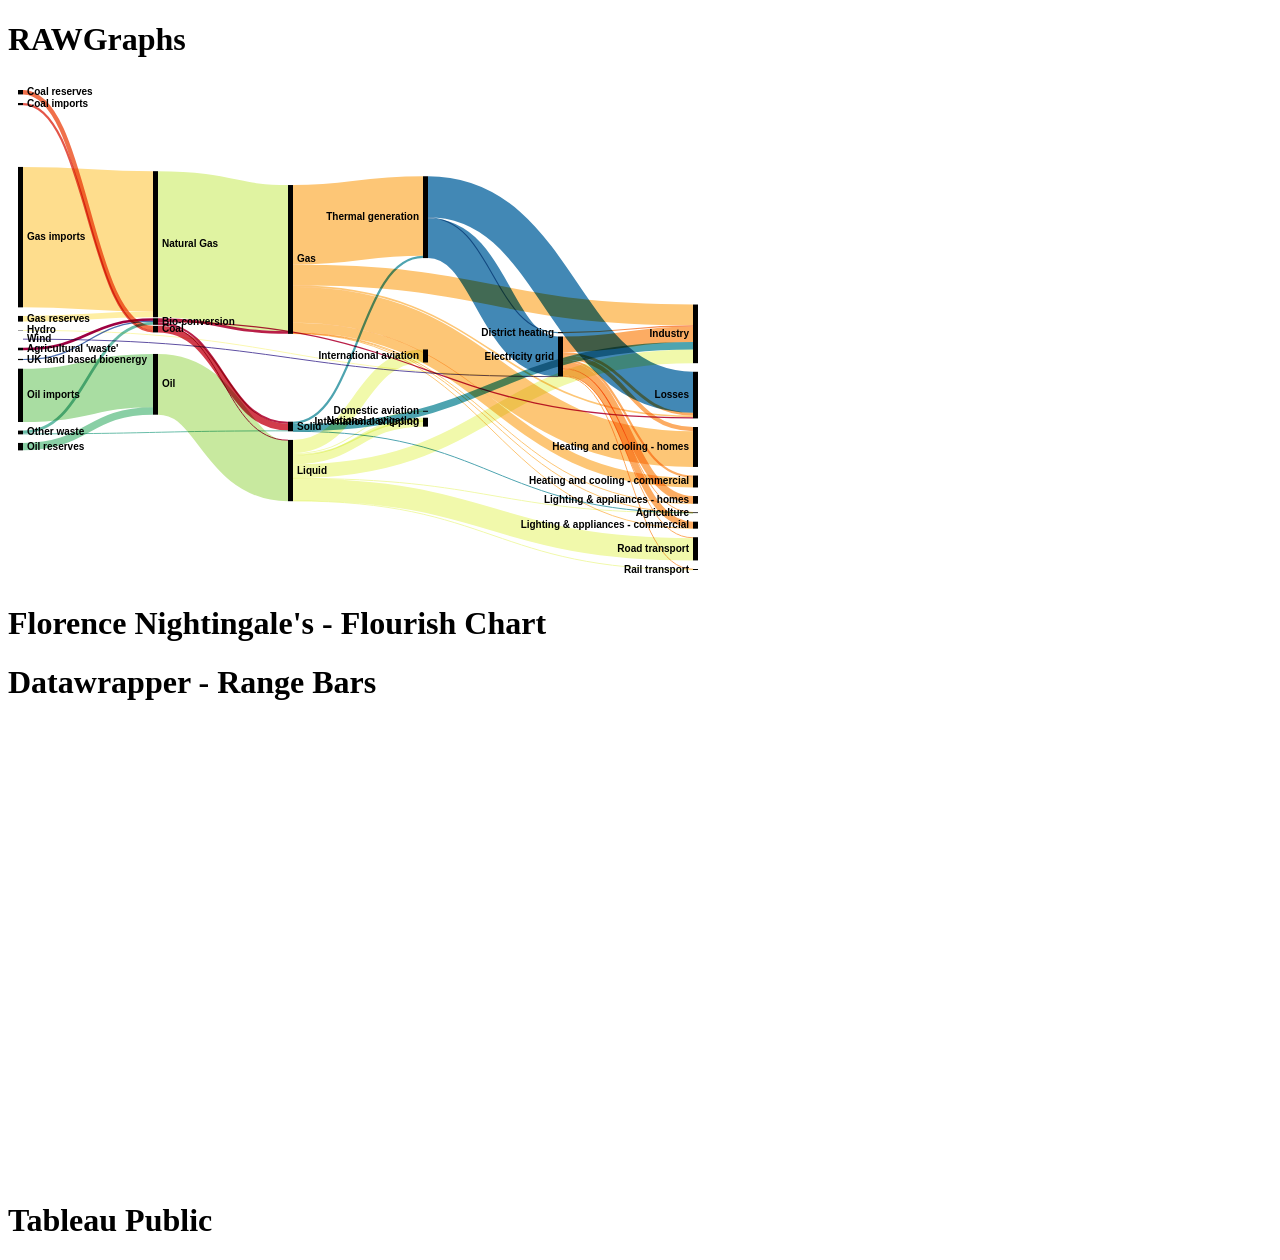
<file: index.html>
<!DOCTYPE html>
<html>
<head>
  <meta charset="utf-8">
  <meta name="viewport" content="width=device-width">
  <title>Mis trabajos de InfoVis</title>
</head>
<body>
  <h1>RAWGraphs</h1>
  <object data="./sankey.svg" type="image/svg+xml"></object>
  <h1>Florence Nightingale's - Flourish Chart</h1>
    <div class="flourish-embed flourish-chart" data-src="visualisation/27939049">
      <script src="https://public.flourish.studio/resources/embed.js"></script>
      <noscript><img src="https://public.flourish.studio/visualisation/27939049/thumbnail" width="100%" alt="visualization" /></noscript>
    </div>
  <h1>Datawrapper - Range Bars</h1>
    <div style="min-height:458px" id="datawrapper-vis-SR7cy"><script type="text/javascript" defer src="https://datawrapper.dwcdn.net/SR7cy/embed.js" charset="utf-8" data-target="#datawrapper-vis-SR7cy"></script><noscript><img src="https://datawrapper.dwcdn.net/SR7cy/full.png" alt="Menvs Women: Pizza Topping Choice (Gráfico de rangos)" /></noscript></div>
  <h1>Tableau Public</h1>
    <div class='tableauPlaceholder' id='viz1773503407937' style='position: relative'><noscript><a href='#'><img
                alt='Dashboard 1 '
                src='https:&#47;&#47;public.tableau.com&#47;static&#47;images&#47;Ai&#47;Airbnb-BuenosAires&#47;Dashboard1&#47;1_rss.png'
                style='border: none' /></a></noscript><object class='tableauViz' style='display:none;'>
        <param name='host_url' value='https%3A%2F%2Fpublic.tableau.com%2F' />
        <param name='embed_code_version' value='3' />
        <param name='site_root' value='' />
        <param name='name' value='Airbnb-BuenosAires&#47;Dashboard1' />
        <param name='tabs' value='no' />
        <param name='toolbar' value='yes' />
        <param name='static_image'
            value='https:&#47;&#47;public.tableau.com&#47;static&#47;images&#47;Ai&#47;Airbnb-BuenosAires&#47;Dashboard1&#47;1.png' />
        <param name='animate_transition' value='yes' />
        <param name='display_static_image' value='yes' />
        <param name='display_spinner' value='yes' />
        <param name='display_overlay' value='yes' />
        <param name='display_count' value='yes' />
        <param name='language' value='es-ES' />
        <param name='filter' value='publish=yes' />
    </object></div>
  <script type='text/javascript'>                    var divElement = document.getElementById('viz1773503407937'); var vizElement = divElement.getElementsByTagName('object')[0]; if (divElement.offsetWidth > 800) { vizElement.style.minWidth = '1100px'; vizElement.style.maxWidth = '1600px'; vizElement.style.width = '100%'; vizElement.style.height = '1027px'; } else if (divElement.offsetWidth > 500) { vizElement.style.minWidth = '1100px'; vizElement.style.maxWidth = '1600px'; vizElement.style.width = '100%'; vizElement.style.height = '1027px'; } else { vizElement.style.minWidth = '1100px'; vizElement.style.maxWidth = '1600px'; vizElement.style.width = '100%'; vizElement.style.height = '1027px'; } var scriptElement = document.createElement('script'); scriptElement.src = 'https://public.tableau.com/javascripts/api/viz_v1.js'; vizElement.parentNode.insertBefore(scriptElement, vizElement);                </script>
</body>
</html>
</file>
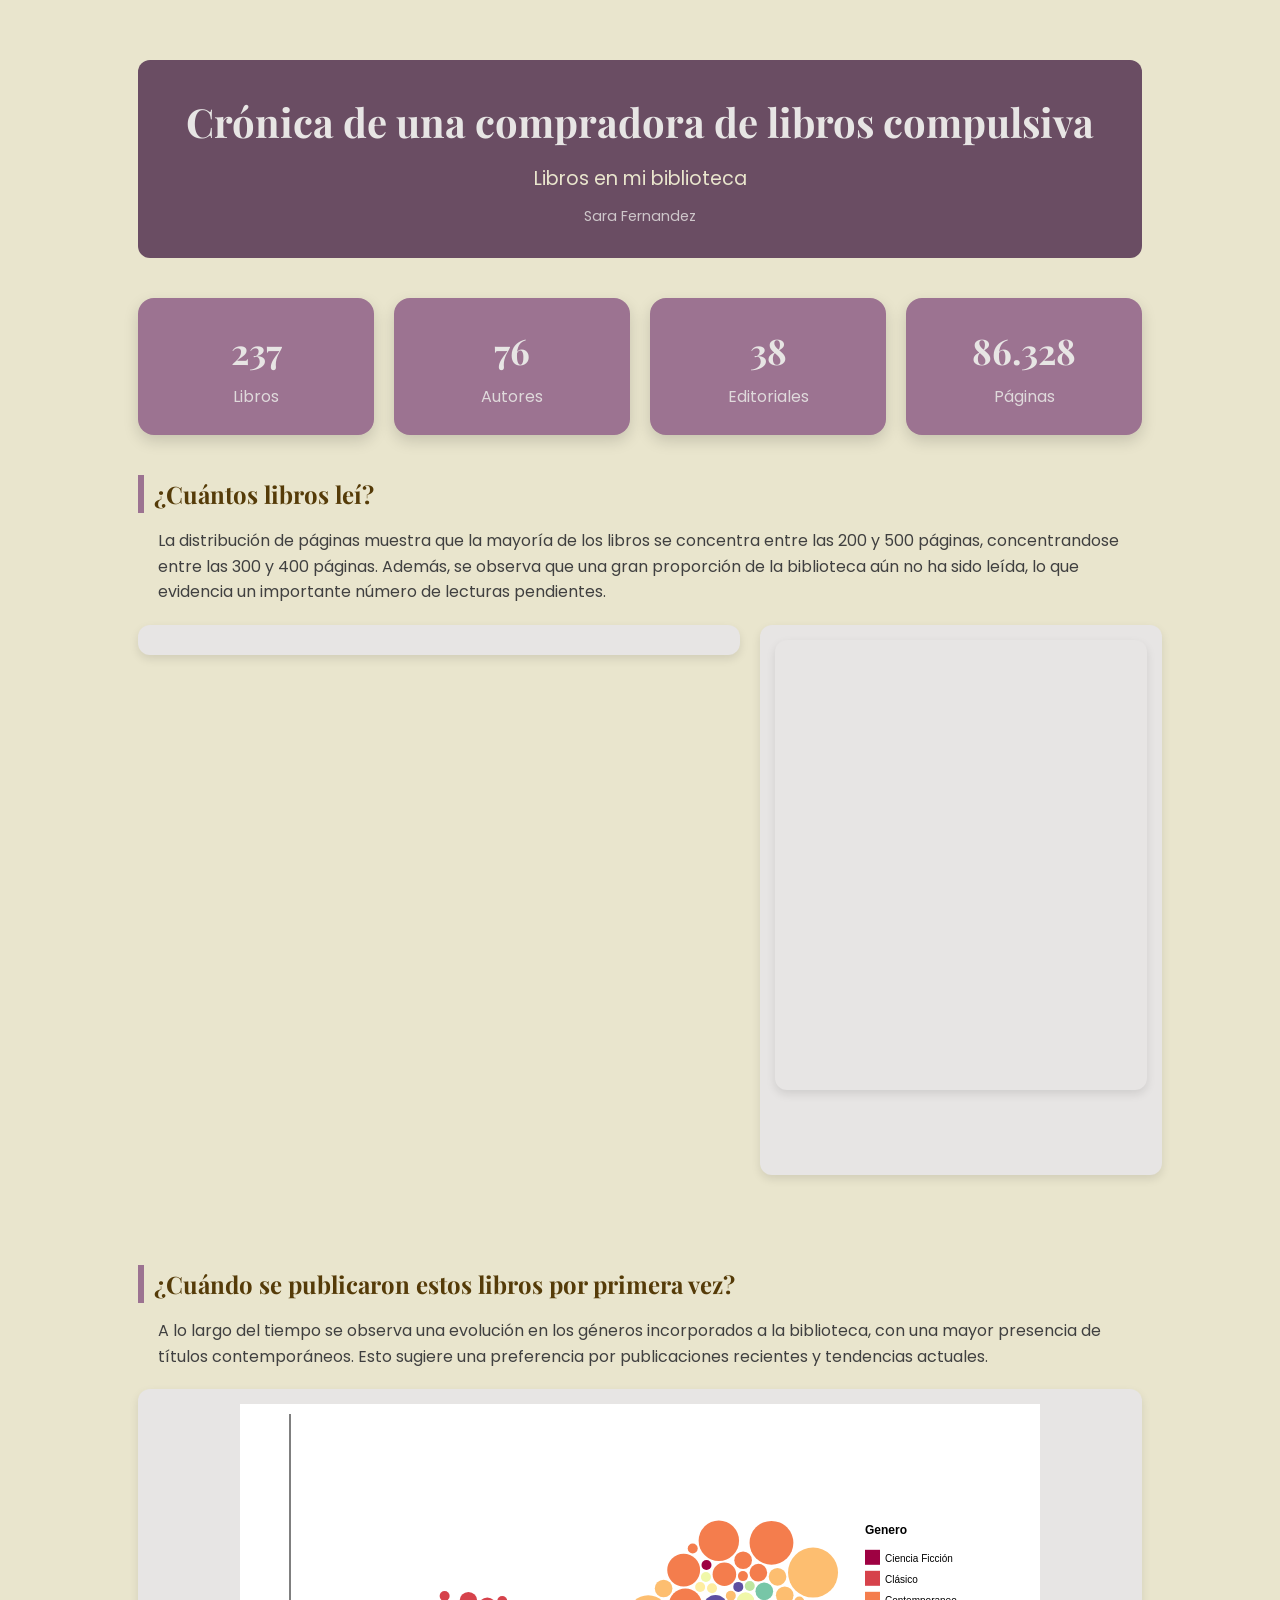
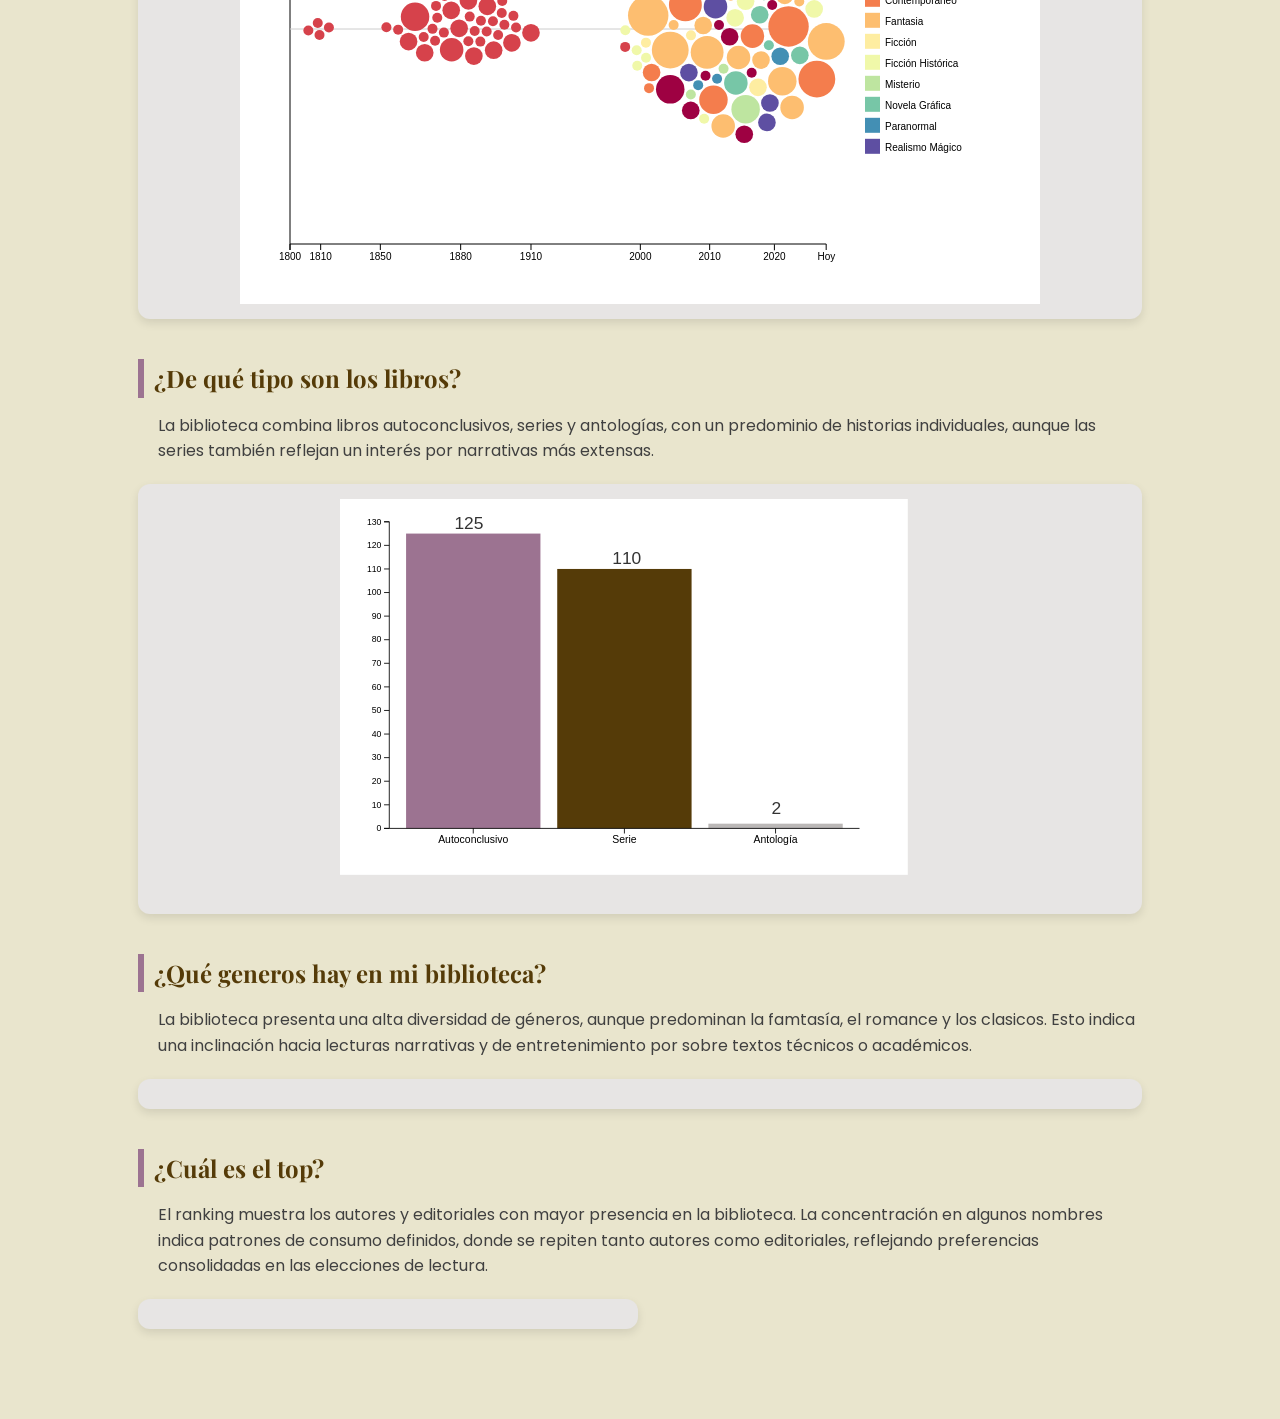
<file: index_tp1.html>
<!DOCTYPE html>
<html lang="en">

<head>
    <meta charset="UTF-8">
    <meta name="viewport" content="width=device-width, initial-scale=1.0">
    <title>Crónica de una compradora de libros compulsiva</title>
    <link rel="stylesheet" href="./styles/style.css">
    <link rel="icon" type="image/x-icon" href="assets\image\favicon.png">
</head>

<body>
    <header>
        <h1>Crónica de una compradora de libros compulsiva</h1>
        <p class="subtitle">Libros en mi biblioteca</p>
        <p class="author">Sara Fernandez</p>
    </header>
    <section class="kpi-container">
        <div class="kpi">
            <h3>237</h3>
            <p>Libros</p>
        </div>
        <div class="kpi">
            <h3>76</h3>
            <p>Autores</p>
        </div>
        <div class="kpi">
            <h3>38</h3>
            <p>Editoriales</p>
        </div>
        <div class="kpi">
            <h3>86.328</h3>
            <p>Páginas</p>
        </div>
    </section>
 
    <h2>¿Cuántos libros leí?</h2>
    <p class="section-text">
    La distribución de páginas muestra que la mayoría de los libros se concentra entre las 200 y 500 páginas, concentrandose entre las 300 y 400 páginas. Además, se observa que una gran proporción de la biblioteca aún no ha sido leída, lo que evidencia un importante número de lecturas pendientes.
    </p>

    <div class="charts-row">

        <div class="chart-box">
            <div class="flourish-embed flourish-chart" data-src="visualisation/28268589" data-height="455px">
                <script src="https://public.flourish.studio/resources/embed.js"></script><noscript><img
                        src="https://public.flourish.studio/visualisation/28268589/thumbnail" width="100%"
                        height="500px" alt="visualization" /></noscript>
            </div>
        </div>

        <div class="chart-box">
            <iframe title="Libros leídos" aria-label="Donut Chart" src="https://datawrapper.dwcdn.net/5MpGJ/1/"
                scrolling="no" frameborder="0" style="width:100%; border:none;" height="450px">
            </iframe>
        </div>

    </div>

    <h2>¿Cuándo se publicaron estos libros por primera vez?</h2>
    <p class="section-text">
    A lo largo del tiempo se observa una evolución en los géneros incorporados a la biblioteca, con una mayor presencia de títulos contemporáneos. Esto sugiere una preferencia por publicaciones recientes y tendencias actuales.
    </p>
    <div class="chart-box-img">
        <img src="assets/image/Fecha_Genero.svg" alt="Generos por fecha original de publicación">
    </div>

    <h2>¿De qué tipo son los libros?</h2>
    <p class="section-text">
    La biblioteca combina libros autoconclusivos, series y antologías, con un predominio de historias individuales, aunque las series también reflejan un interés por narrativas más extensas.
    </p>
    <div class="chart-box-img">
        <img src="assets\image\Tipo_final.svg" alt="Generos por fecha original de publicación">
    </div>
    
    <h2>¿Qué generos hay en mi biblioteca?</h2>
    <p class="section-text">
    La biblioteca presenta una alta diversidad de géneros, aunque predominan la famtasía, el romance y los clasicos. Esto indica una inclinación hacia lecturas narrativas y de entretenimiento por sobre textos técnicos o académicos.
    </p>
    <div class="flourish-embed flourish-chart" style="padding-left: 250px;padding-right: 250px;"
        data-src="visualisation/28268641">
        <script src="https://public.flourish.studio/resources/embed.js"></script><noscript><img
                src="https://public.flourish.studio/visualisation/28268641/thumbnail" width="50px"
                alt="visualization" /></noscript>
    </div>

    <h2>¿Cuál es el top?</h2>
    <p class="section-text">
    El ranking muestra los autores y editoriales con mayor presencia en la biblioteca. La concentración en algunos nombres indica patrones de consumo definidos, donde se repiten tanto autores como editoriales, reflejando preferencias consolidadas en las elecciones de lectura.
    </p>
    <div class='tableauPlaceholder' id='viz1774026432636' style='position: relative; width:500px;'><noscript><a
                href='#'><img alt='Tableau '
                    src='https:&#47;&#47;public.tableau.com&#47;static&#47;images&#47;Bi&#47;BibliotecaPersonal&#47;Tableau&#47;1_rss.png'
                    style='border: none' /></a></noscript><object class='tableauViz' style='display:none;'>
            <param name='host_url' value='https%3A%2F%2Fpublic.tableau.com%2F' />
            <param name='embed_code_version' value='3' />
            <param name='site_root' value='' />
            <param name='name' value='BibliotecaPersonal&#47;Tableau' />
            <param name='tabs' value='no' />
            <param name='toolbar' value='yes' />
            <param name='static_image'
                value='https:&#47;&#47;public.tableau.com&#47;static&#47;images&#47;Bi&#47;BibliotecaPersonal&#47;Tableau&#47;1.png' />
            <param name='animate_transition' value='yes' />
            <param name='display_static_image' value='yes' />
            <param name='display_spinner' value='yes' />
            <param name='display_overlay' value='yes' />
            <param name='display_count' value='yes' />
            <param name='language' value='es-ES' />
            <param name='filter' value='publish=yes' />
        </object></div>
    <script
        type='text/javascript'>                    var divElement = document.getElementById('viz1774026432636'); var vizElement = divElement.getElementsByTagName('object')[0]; if (divElement.offsetWidth > 800) { vizElement.style.width = '1000px'; vizElement.style.height = '527px'; } else if (divElement.offsetWidth > 500) { vizElement.style.width = '1000px'; vizElement.style.height = '527px'; } else { vizElement.style.width = '100%'; vizElement.style.height = '850px'; } var scriptElement = document.createElement('script'); scriptElement.src = 'https://public.tableau.com/javascripts/api/viz_v1.js'; vizElement.parentNode.insertBefore(scriptElement, vizElement);                </script>

    
</body>

</html>
</file>
<file: styles/style.css>
/* Importar fuentes estilo Canva */
@import url('https://fonts.googleapis.com/css2?family=Poppins:wght@300;400;600&family=Playfair+Display:wght@500;700&display=swap');

/* Reset básico */
* {
    margin: 0;
    padding: 0;
    box-sizing: border-box;
}

/* Fondo general */
body {
    font-family: 'Poppins', sans-serif;
    background-color: #e9e5cd;
    color: #404040;
    line-height: 1.6;
    padding: 40px 8px;
    margin: 20px 130px;
    /* Más margen general */

}

/* Header */
header {
    text-align: center;
    background-color: #6a4d63;
    color: #e7e5e4;
    padding: 30px 20px;
    border-radius: 12px;
    margin-bottom: 30px;
}

/* Título principal */
header h1 {
    font-family: 'Playfair Display', serif;
    font-size: 2.5rem;
    margin-bottom: 10px;
}

/* Subtítulo */
.subtitle {
    font-size: 1.2rem;
    color: #e9e5cd;
}

/* Autor */
.author {
    font-size: 0.9rem;
    margin-top: 10px;
    opacity: 0.8;
}

/* Títulos de secciones */
h2 {
    font-family: 'Playfair Display', serif;
    color: #553b08;
    margin: 40px 0 15px;
    border-left: 6px solid #9c7391;
    padding-left: 10px;
}

/* Contenedores de gráficos */
.tableauPlaceholder,
.flourish-embed,
iframe {
    background-color: #e7e5e4;
    padding: 15px;
    border-radius: 12px;
    margin-bottom: 30px;
    box-shadow: 0 4px 10px rgba(0,0,0,0.1);
}

/* Responsive */
@media (max-width: 768px) {
    header h1 {
        font-size: 1.8rem;
    }

    h2 {
        font-size: 1.3rem;
    }
}


/* KPIs */
.kpi-container {
    display: grid;
    grid-template-columns: repeat(auto-fit, minmax(180px, 1fr));
    gap: 20px;
    margin: 40px 0;
}

.kpi {
    background-color: #9c7391;
    color: #e7e5e4;
    padding: 25px;
    border-radius: 16px;
    text-align: center;
    box-shadow: 0 6px 15px rgba(0,0,0,0.15);
    transition: transform 0.2s ease, box-shadow 0.2s ease;
}

.kpi:hover {
    transform: translateY(-5px);
    box-shadow: 0 10px 20px rgba(0,0,0,0.2);
}

.kpi h3 {
    font-size: 2.2rem;
    font-family: 'Playfair Display', serif;
}

.kpi p {
    margin-top: 5px;
    font-size: 1rem;
    opacity: 0.9;
}

/* Ajuste responsive para márgenes */
@media (max-width: 768px) {
    body {
        padding: 20px;
    }
}


/* Contenedor en fila */
.charts-row {
    display: flex;
    gap: 20px;
    height: 600px;
    margin-bottom: 40px;
}

/* Cada gráfico ocupa mitad */
.chart-box {
    flex: 1;
    background-color: #e7e5e4;
    padding: 15px;
    border-radius: 12px;
    box-shadow: 0 4px 10px rgba(0,0,0,0.1);
}

/* Responsive (en celular se apilan) */
@media (max-width: 768px) {
    .charts-row {
        flex-direction: column;
    }
}

/* Contenedor */
.charts-row {
    display: flex;
    gap: 20px;
    margin-bottom: 40px;
}

/* Primer gráfico (60%) */
.chart-box:first-child {
    flex: 0 0 60%;
    background: none;
    box-shadow: none;
    padding: 0;
    height: 500px;
}

/* Segundo gráfico (40%) */
.chart-box:last-child {
    flex: 0 0 40%;
    height: 550px;
}


.chart-box {
    justify-content: center; /* centra horizontal */
    align-items: center;     /* centra vertical */
}

/* Imagen */
.chart-box-img {
    display: flex;
    max-width: 100%;
    max-height: 100%;
    object-fit: contain;
     flex: 1;
    background-color: #e7e5e4;
    padding: 15px;
    border-radius: 12px;
    box-shadow: 0 4px 10px rgba(0,0,0,0.1);
    justify-content: center; /* centra horizontal */
    align-items: center;     /* centra vertical */
}


.section-text {
    margin-bottom: 20px;
    margin-left: 20px;
    font-size: 1rem;
    color: #404040;
}
</file>
